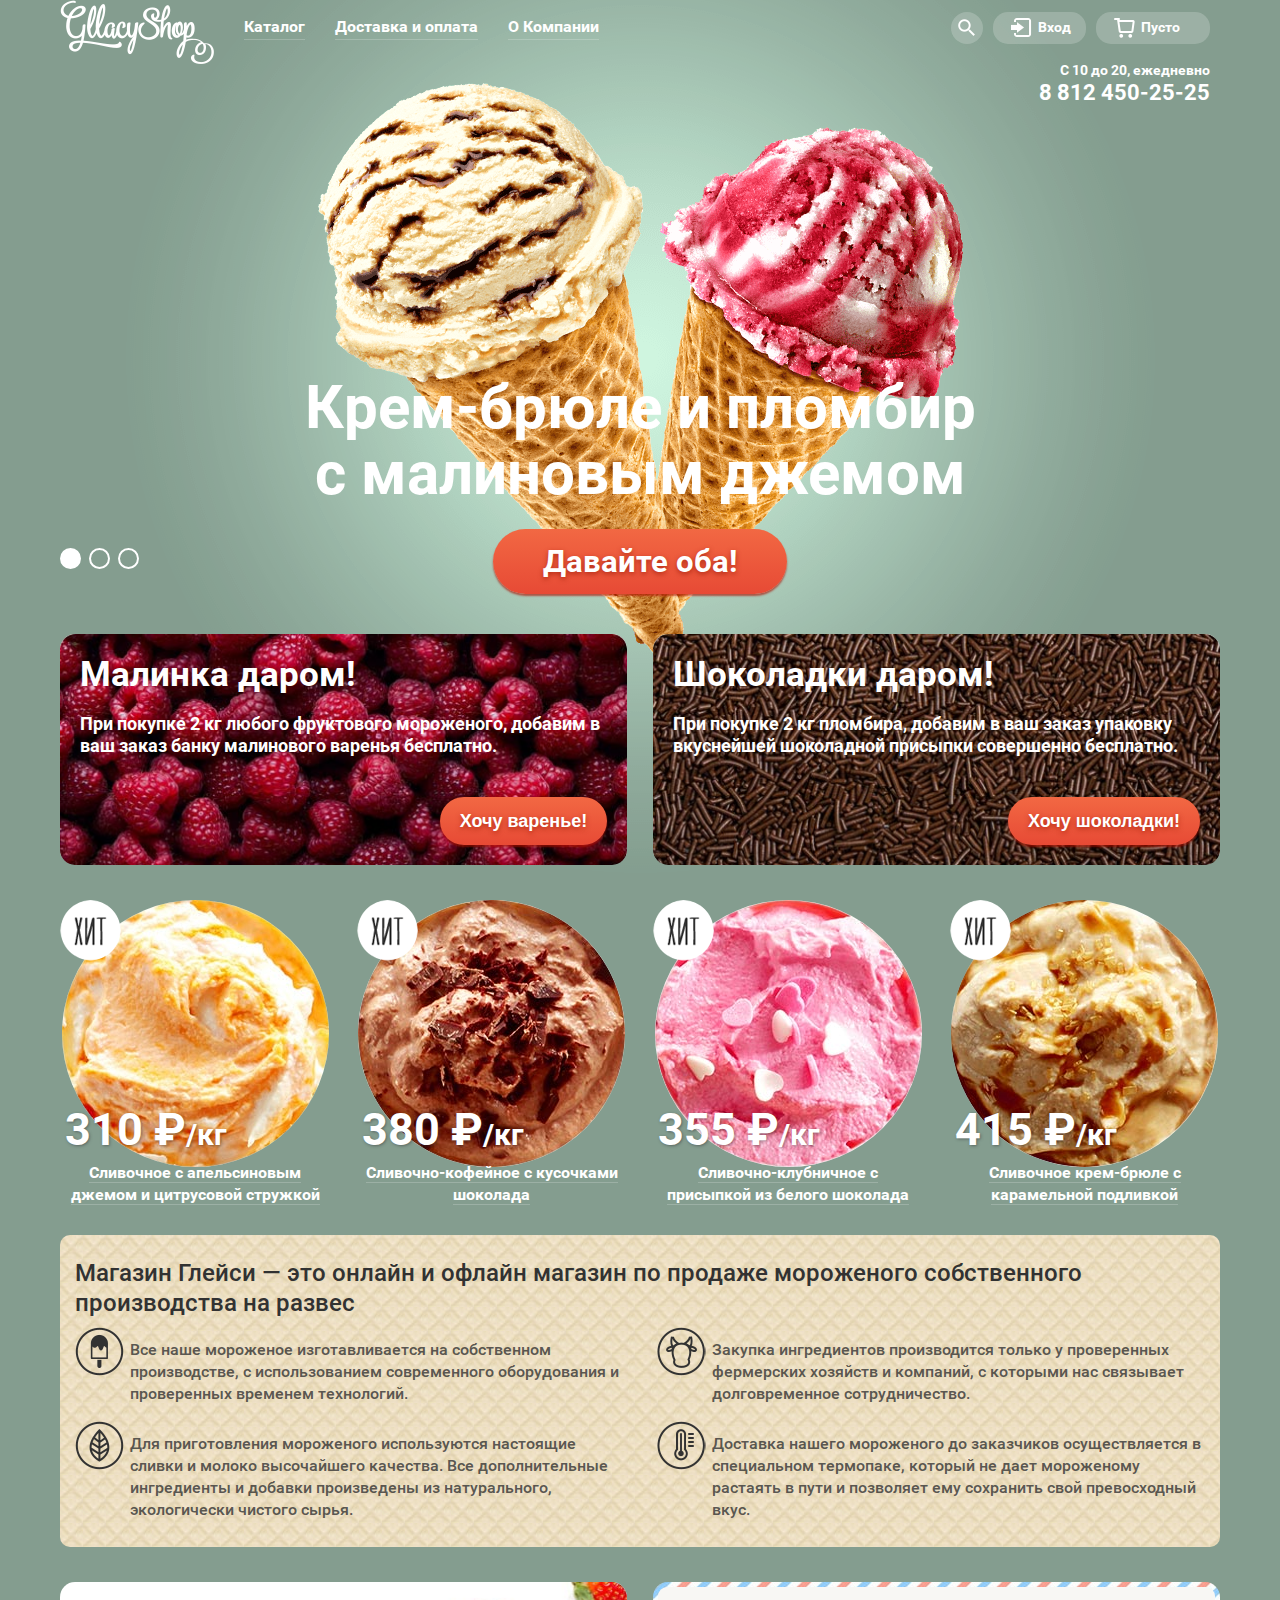
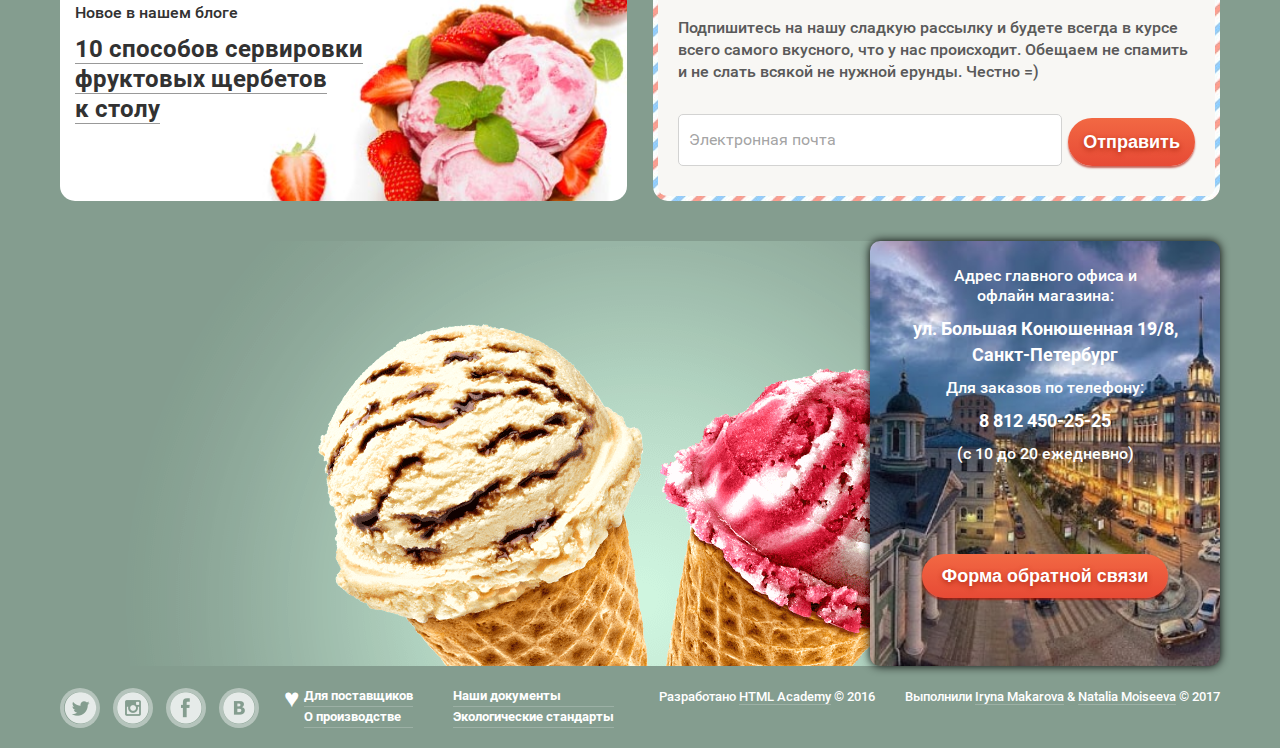
<file: index.html>
<!DOCTYPE HTML>
<html lang="ru">
 <head>
   <meta charset="utf-8">
   <meta name="viewport" content="width=device-width, initial-scale=1.0">
   <link rel="stylesheet" type="text/css" href="css/normalize.css">
   <link rel="stylesheet" type="text/css" href="css/style.css">
   <title>Gllacy</title>

 </head>
 <body>
   <input type="radio" id="btn-1" name="toggle" checked>
   <input type="radio" id="btn-2" name="toggle">
   <input type="radio" id="btn-3" name="toggle">
   <div class="site-wrapper">
     <div class="content-wrapper">
       <header class="main-header">
         <div class="header-top">
           <div class="logo_header">
              <a href="index.html"> <img src="img/logo.png" alt="главная"></a>
           </div>
           <a class="mobi-hover" href="javascript:void(0);" onclick="myFunction()">
             <div class="icon"><span></span></div>
            </a>
           <div class="hidden-menu">
             <ul class="drop-menu">
               <li class="media-li">
                 <a class="menu-link" href="javascript:void(0);">Меню каталога</a>
                 <ul class="media-sub-menu">
                   <li><a href="shop.html">Каталог</a></li>
                   <li><a href="#">Новинки</a></li>
                   <li><a href="#">Сливочное</a></li>
                   <li><a href="#">Щербеты</a></li>
                   <li><a href="#">Фруктовый лед</a></li>
                   <li><a href="#">Мелорин</a></li>
                 </ul>
               </li>
               <li class="media-li">
                 <a href="#">Доставка и оплата</a>
               </li>
               <li class="media-li">
                 <a href="#">О компании</a>
               </li>
             </ul>
           </div>
           <nav class="main-menu">
             <ul>
               <li class="opened"><a href="shop.html" tabindex="1">Каталог</a>
                 <ul class="sub-menu">
                   <li><a href="#"><span>Новинки</span></a></li>
                   <li><a href="#">Сливочное</a></li>
                   <li><a href="#">Щербеты</a></li>
                   <li><a href="#">Фруктовый лед</a></li>
                   <li><a href="#">Мелорин</a></li>
                 </ul>
               </li>
               <li><a href="#">Доставка и оплата</a></li>
               <li><a href="#">О Компании	</a></li>
             </ul>
           </nav>
           <div class="user-block">
             <a class="search" href=""><img src="img/icon-search.png" alt="search"></a>
             <div class="enter">
               <a class="login" href="#">Вход</a>
             </div>
             <div class="cart-full">
               <a class="login" href="#">2 товара</a>
               </div>
             <div class="cart">
               <a class="login" href="#">Пусто</a>
             </div>
           </div>
         </div>
         <div class="header-bottom">
             <p>С 10 до 20, ежедневно</p>
             <span>8 812 450-25-25</span>
         </div>
       </header>
       <div class="slider">
         <div class="slide" id="slide1">
           <div class="slide-title">Крем-брюле и пломбир с малиновым джемом</div>
           <a class="btn" href="#">Давайте оба!</a>
         </div>
         <div class="slide" id="slide2">
           <div class="slide-title">Шоколадный пломбир и лимонный сорбет</div>
           <a class="btn" href="#">Давайте оба!</a>
         </div>
         <div class="slide" id="slide3">
           <div class="slide-title">Пломбир с помадкой и клубничный щербет</div>
           <a class="btn" href="#">Давайте оба!</a>
         </div>
         <div class="slider-controls">
           <label for="btn-1"></label>
           <label for="btn-2"></label>
           <label for="btn-3"></label>
         </div>
       </div>
       <main>
         <div class="banner">
           <div class="banner-left">
             <h2>Малинка даром!</h2>
             <p>При покупке 2 кг любого фруктового мороженого, добавим в ваш заказ банку малинового варенья бесплатно.</p>
             <button type="button" class="btn">Хочу варенье!</button>
           </div>
           <div class="banner-right">
             <h2>Шоколадки даром!</h2>
             <p>При покупке 2 кг пломбира, добавим в ваш заказ упаковку вкуснейшей шоколадной присыпки совершенно бесплатно.</p>
             <button type="button" class="btn">Хочу шоколадки!</button>
           </div>
         </div>
         <section class="catalog-list">
           <article class="catalog-item">
            <div class="content">
               <img class="hit" src="img/icon-hit.png" alt="хит">
               <img src="img/ice-orange.jpg" alt="мороженко">
               <div class="price">
                 310 &#8381;<span>/кг</span> </div>
               <p><a href="">Сливочное с апельсиновым джемом и цитрусовой стружкой</a></p>
           </div>
             <a href="#" class="btn">Быстрый просмотр</a>
           </article>
           <article class="catalog-item">
             <div class="content">
               <img class="hit" src="img/icon-hit.png" alt="хит">
               <img src="img/ice-coffee.jpg" alt="мороженко">
               <div class="price">
                 380 &#8381;<span>/кг</span> </div>
               <p><a href="">Сливочно-кофейное с кусочками шоколада</a></p>
             </div>
             <a href="#" class="btn">Быстрый просмотр</a>
           </article>
           <article class="catalog-item">
             <div class="content">
               <img class="hit" src="img/icon-hit.png" alt="хит">
               <img src="img/ice-strawberry.jpg" alt="мороженко">
               <div class="price">
                 355 &#8381;<span>/кг</span> </div>
               <p><a href="">Сливочно-клубничное с<br> присыпкой из белого шоколада</a></p>
             </div>
             <a href="#" class="btn">Быстрый просмотр</a>
           </article>
           <article class="catalog-item">
             <div class="content">
               <img class="hit" src="img/icon-hit.png" alt="хит">
               <img src="img/ice-caramel.jpg" alt="мороженко">
               <div class="price">
                 415 &#8381;<span>/кг</span> </div>
               <p><a href="">Сливочное крем-брюле с карамельной подливкой</a></p>
             </div>
             <a href="#" class="btn">Быстрый просмотр</a>
           </article>
         </section>
         <div class="features">
           <h2>Магазин Глейси  — это онлайн и офлайн магазин по продаже мороженого собственного производства на развес</h2>
           <div class="features-desc">
             <section class="features-item">
               <p>Все наше мороженое изготавливается на собственном производстве, с использованием современного оборудования и проверенных временем технологий.</p>
             </section>
             <section class="features-item">
               <p>Закупка ингредиентов  производится только у проверенных фермерских хозяйств и компаний, с которыми нас связывает долговременное сотрудничество.</p>
             </section>
             <section class="features-item">
               <p>Для приготовления мороженого используются настоящие сливки и молоко высочайшего качества. Все дополнительные ингредиенты и добавки произведены из натурального, экологически чистого сырья.</p>
             </section>
             <section class="features-item">
               <p>Доставка нашего мороженого до заказчиков осуществляется в специальном термопаке, который не дает мороженому растаять в пути и позволяет ему сохранить свой превосходный вкус.</p>
             </section>
           </div>
         </div>
         <div class="two-blocks">
           <div class="two-blocks-left">
             <p>Новое в нашем блоге</p>
             <a href="#">10  способов сервировки <br> фруктовых щербетов<br> к столу</a>
           </div>
           <div class="two-blocks-right">
             <div class="substrate">
               <p>Подпишитесь на нашу сладкую рассылку и будете всегда в курсе всего самого вкусного, что у нас происходит. Обещаем не спамить и не слать всякой не нужной ерунды. Честно =) </p>
                 <form class="post-form" action="#" method="post">
                   <input type="email" name="email" placeholder="Электронная почта">
                   <button type="submit" class="btn">Отправить</button>
                 </form>
             </div>
           </div>
         </div>
        </main>
     </div>
     <div class="map">
      <div class="map-inner" id="makemap_canvas"></div>
      <div class="address">
         <p>Адрес главного офиса и <br>офлайн магазина:</p>
         <b>ул. Большая Конюшенная 19/8, Санкт-Петербург</b>
         <p>Для заказов по телефону:</p>
         <b>8 812 450-25-25</b>
         <p>(с 10 до 20 ежедневно)</p>
         <button type="button" class="btn" id="modal_open">Форма обратной связи</button>
      </div>
     </div>
   <footer class="main-footer">
     <div class="content-wrapper">
       <div class="footer-social">
         <a href="#" class="social-btn social-btn-tw">Твиттер</a>
         <a href="#" class="social-btn social-btn-inst">Инстаграмм</a>
         <a href="#" class="social-btn social-btn-fb">Фэйсбук</a>
         <a href="#" class="social-btn social-btn-vk">Вконтакте</a>
       </div>
       <div class="footer-menu">
         <div class="menu-left">
           <a href="">Для поставщиков</a>
           <a href="">О производстве</a>
         </div>
         <div class="menu-right">
           <a href="">Наши документы</a>
           <a href="">Экологические стандарты</a>
         </div>
       </div>
       <div class="footer-copyright">
         <section class="academy">
           <!-- <img src="img/footer-logo.png" alt=""> -->
           <p>Разработано  <a href="https://htmlacademy.ru">HTML Academy</a> © 2016</p>
         </section>
         <section>
         <p>Выполнили <a href="https://iriyamak.github.io/">Iryna Makarova</a> & <a href="https://natalymois.github.io">Natalia Moiseeva</a> © 2017</p>
         </section>
       </div>
     </div>
   </footer>

     <!-- Всплывающие модальные окна -->
    <div class="content-wrapper modal-wrapper">
      <div class="popup-user">
         <div class="modal-user">
           <form class="login-form" action="#" method="post">
             <input type="email" name="email" placeholder="Электронная почта">
             <input type="password" name="password" placeholder="Пароль">
             <button type="submit" class="btn">Войти</button>
             <div class="restore">
               <a href="#">Забыли пароль?</a><br>
               <a href="#">Новая регистрация</a>
             </div>
           </form>
         </div>
      </div>
      <div class="popup-search">
       <div class="modal-search">
         <form class="search-form" action="#" method="post">
           <input type="search" name="search" placeholder="Что ищем?">
         </form>
       </div>
     </div>
     <div class="popup-cart">
       <div class="mini-cart-info">
         <div class="content">
          <div class="item-cart" id="item1">
           	 <button class="cart-close" type="button">&times;</button>
           	 <a class="description item1" href="" title="">Пломбир с апельсиновым джемом</a>
           	 <div class="mp">
           	   <span>1,5 кг x</span>
           	   <span class="price-item">200 руб.</span>
           	 </div>
           	 <div class="item-sum">300 руб.</div>
          </div>
          <div class="item-cart" id="item2">
           	 <button class="cart-close" type="button">&times;</button>
             <a class="description  item2" href="" title="">Клубничный пломбир с присыпкой из белого шоколада</a>
           	 <div class="mp">
           	   <span>1,5 кг x</span>
           	   <span class="price-item">300 руб.</span>
           	 </div>
           	 <div class="item-sum">450 <span>руб.</span></div>
          </div>
        </div>
        <div class="total-sum">
       	   Итого:&nbsp;<span id="total">750 руб.</span>
        </div>
        <div class="button"><a href="" class="btn">Оформить заказ</a></div>

       </div>
      </div>

      <div class="modal-overlay" id="modal_window"
           aria-hidden="true" role="dialog"
           aria-labelledby="modal_title">
        <div class="feedback" id="modal_holder" role="document">
          <button class="btn-close" id="modal_close" type="button" aria-label="close">
            &times;
          </button>
          <h2 id="modal_title">Мы обязательно вам ответим!</h2>
          <form class="feedback-form" action="#" method="post">
            <input type="text" name="name" placeholder="Как вас зовут?">
            <input type="email" name="email" placeholder="Ваша почта для ответа?">
            <textarea name="text" rows="5" placeholder="Напишите что-нибудь..."></textarea>
            <button type="button" class="btn">Отправить</button>
          </form>
        </div>
      </div>

   </div>
 </div>
 <!-- Кнопка вверх -->
 <a class="upbutton" href="#" onclick="JumpUp(); return false;">
 </a>

<script src="js/jquery.js"></script>
<script src="js/modal.js"></script>
<script src="js/modalJs.js"></script>
<script src="js/drop-1.js"></script>
<script src="https://maps.google.com/maps/api/js?key=AIzaSyD9FoojBK6vIwyvKXVSP9LT4X1Lj7FkI7E"></script>
<script>
var latlng = new google.maps.LatLng("59.938968", "30.323096");
var myOptions = {
zoom: 19,
center: latlng,
navigationControlOptions: {
style: google.maps.NavigationControlStyle.SMALL
},
mapTypeId: google.maps.MapTypeId.ROADMAP
};
var map = new google.maps.Map(document.getElementById("makemap_canvas"),myOptions);
map.scrollwheel=true;
map.setOptions({ mapTypeControl:true});
var marker = new google.maps.Marker({
 position: {lat: 59.938968, lng: 30.323096},
 map: map,
 title: 'Gllacy.ru',
 icon: {
   url: "img/pin-icecream.png",
   scaledSize: new google.maps.Size(100, 100)
 }
});
//var marker = new google.maps.Marker({position: latlng,map: map});
</script>
<!--Скрипт для прокрутки вверх -->
<script src="js/scrollUp.js"></script>
</body>
</html>
</file>
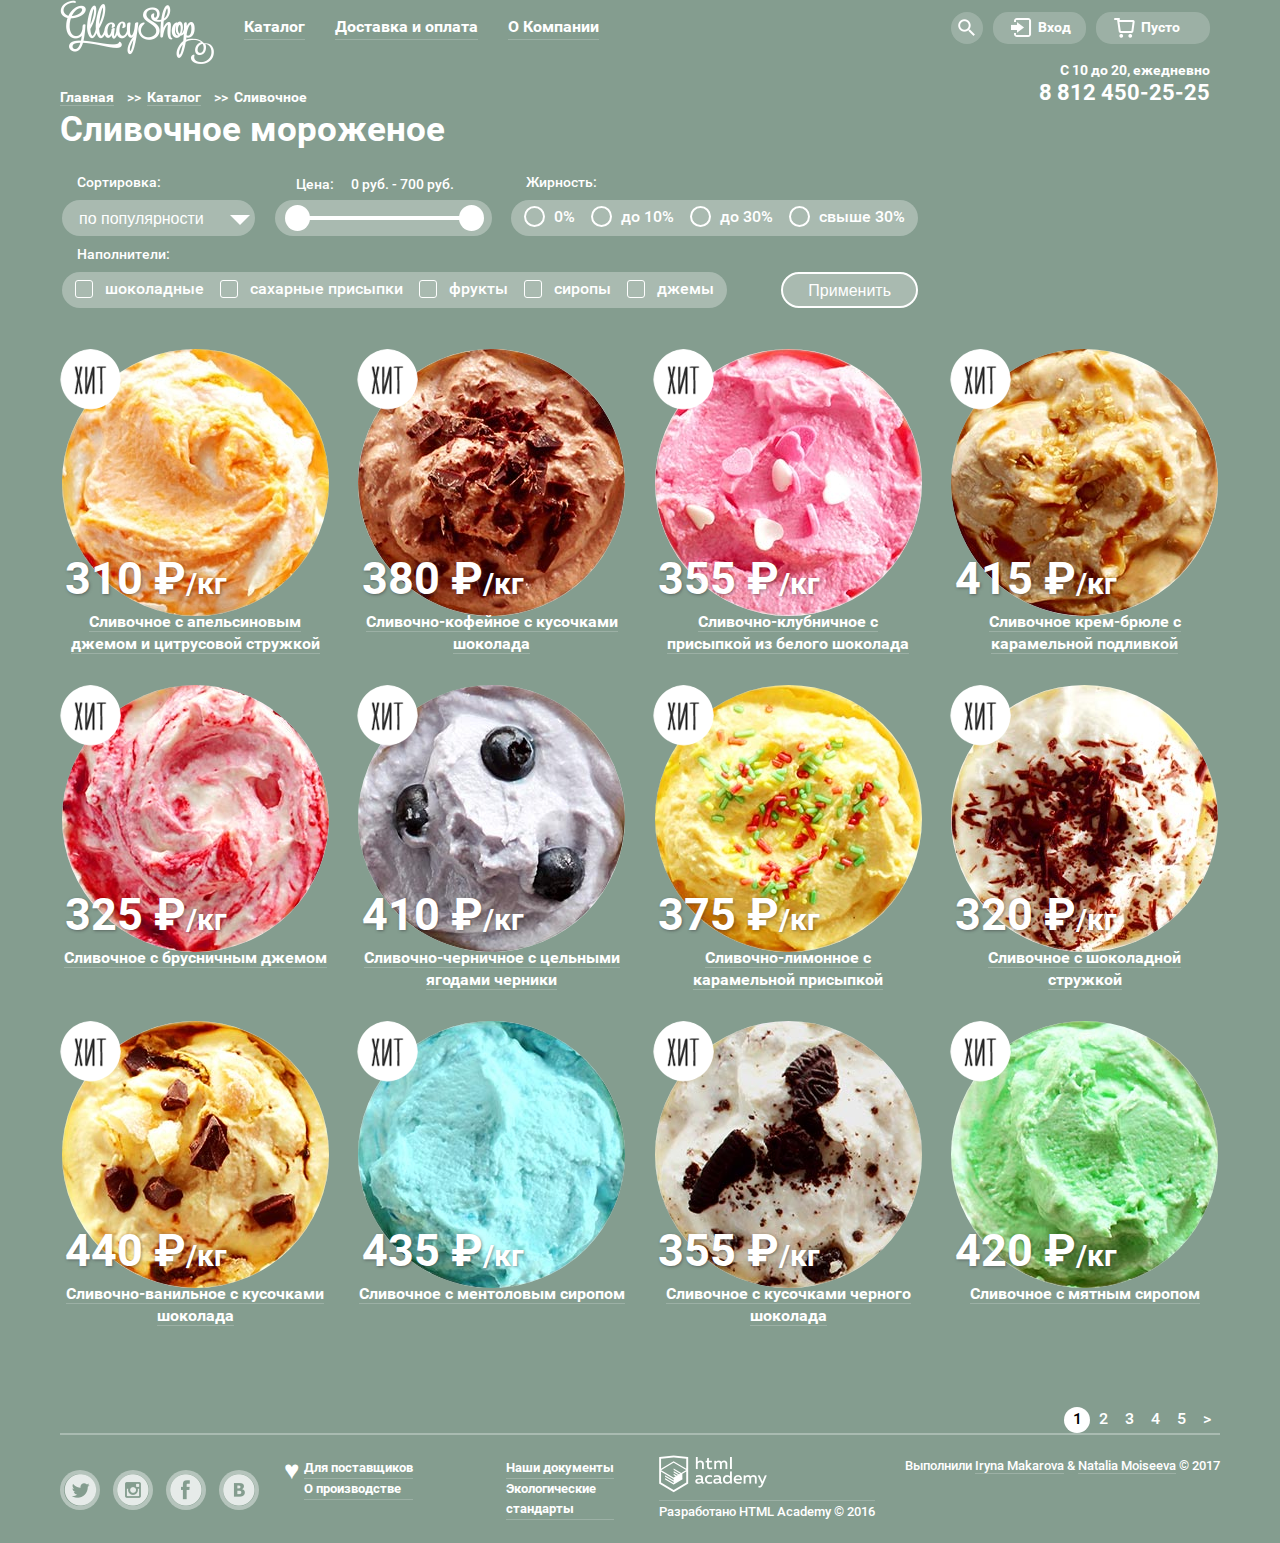
<file: shop.html>
<!DOCTYPE html>
<html lang="ru">
<head>
  <meta charset="UTF-8">
  <meta name="viewport" content="width=device-width, initial-scale=1.0">
  <meta http-equiv="X-UA-Compatible" content="ie=edge">
  <link rel="stylesheet" href="css/style.css">
  <title>Gllacy-Shop</title>
  <script src="js/jquery.js"></script>
  <script src="js/modal.js"></script>
  <script src='js/jquery-1.6.1.min.js'></script>
  <script src='js/jquery.ui-slider.js'></script>
</head>
<body>
  <div class="content-wrapper">
    <header class="main-header page">
      <div class="header-top">
        <div class="logo_header">
           <a href="index.html"> <img src="img/logo.png" alt="главная"></a>
        </div>
        <a class="mobi-hover" href="javascript:void(0);" onclick="myFunction()">
          <div class="icon"><span></span></div>
        </a>
        <div class="hidden-menu">
          <ul class="drop-menu">
            <li class="media-li">
              <a class="menu-link" href="javascript:void(0);">Меню каталога</a>
              <ul class="media-sub-menu">
                <li><a href="shop.html">Каталог</a></li>
                <li><a href="#">Новинки</a></li>
                <li><a href="#">Сливочное</a></li>
                <li><a href="#">Щербеты</a></li>
                <li><a href="#">Фруктовый лед</a></li>
                <li><a href="#">Мелорин</a></li>
              </ul>
            </li>
            <li class="media-li">
              <a href="#">Доставка и оплата</a>
            </li>
            <li class="media-li">
              <a href="#">О компании</a>
            </li>
          </ul>
        </div>
        <nav class="main-menu">
          <ul>
            <li class="opened"><a href="shop.html" tabindex="1">Каталог</a>
              <ul class="sub-menu">
                <li><a href="#"><span>Новинки</span></a></li>
                <li><a href="#">Сливочное</a></li>
                <li><a href="#">Щербеты</a></li>
                <li><a href="#">Фруктовый лед</a></li>
                <li><a href="#">Мелорин</a></li>
              </ul>
            </li>
            <li><a href="#">Доставка и оплата</a></li>
            <li><a href="#">О Компании	</a></li>
          </ul>
        </nav>
        <div class="user-block">
          <div>
          <a class="search" href=""><img src="img/icon-search.png" alt="search"></a>
          </div>
          <div class="enter">
            <a class="login" href="#">Вход</a>
          </div>
          <div class="cart-full">
            <a class="login" href="#">2 товара</a>
            </div>
          <div class="cart">
            <a class="login" href="#">Пусто</a>
          </div>
        </div>

      </div>
      <div class="header-bottom">
          <p>С 10 до 20, ежедневно</p>
          <span>8 812 450-25-25</span>
      </div>
    </header>
    <div class="block-inner">
      <ul class="breadcrumbs">
        <li><a href="index.html">Главная</a></li>
        <li><a href="#">Каталог</a></li>
        <li>Сливочное</li>
      </ul>
      <h1>Сливочное мороженое</h1>
      <div class="sort">
        <form class="sort-form" action="#" method="post">
          <fieldset>
            <legend>Сортировка:</legend>
            <div class="new-style">
              <select class="select-sort" name="sort" id="sort">
                <option value="1">по популярности</option>
                <option value="2">сначала недорогие</option>
                <option value="3">сначала дорогие</option>
                <option value="4">по жирности</option>
              </select>
            </div>
          </fieldset>
          <fieldset>
            <div class="slider-box">
            <label for="priceRange">Цена:</label>
            <input type="text" id="priceRange" readonly>
            <div class="select">
              <div id="price-range" class="slider-range"></div>
            </div>
          </div>
          </fieldset>
          <fieldset>
            <legend>Жирность:</legend>
            <div class="select">
            <ul>
              <li>
                <label class="filters-checkbox">
                  <input type="radio" name="goods" value="goods1">
                  <span class="radio-indicator"></span>
                  0%
                </label>
              </li>
              <li>
                <label class="filters-checkbox">
                  <input type="radio" name="goods" value="goods2">
                  <span class="radio-indicator"></span>
                  до 10%
                </label>
              </li>
              <li>
                <label class="filters-checkbox">
                  <input type="radio" name="goods" value="goods3">
                  <span class="radio-indicator"></span>
                  до 30%
                </label>
              </li>
              <li>
                <label class="filters-checkbox">
                  <input type="radio" name="goods" value="goods4">
                  <span class="radio-indicator"></span>
                  свыше 30%
                </label>
              </li>
            </ul>
          </div>
          </fieldset>
          <fieldset>
            <legend>Наполнители:</legend>
            <div class="select">
            <ul>
            <li><label class="filters-checkbox">
                  <input type="checkbox" name="feature" id="feature1">
                  <span class="checkbox-indicator"></span>
                  шоколадные
                </label>
            </li>
            <li><label class="filters-checkbox">
                  <input type="checkbox" name="feature" id="feature2">
                  <span class="checkbox-indicator"></span>
                  сахарные присыпки
                </label>
              </li>
            <li><label class="filters-checkbox">
                  <input type="checkbox" name="feature" id="feature3">
                  <span class="checkbox-indicator"></span>
                  фрукты
                </label>
              </li>
            <li><label class="filters-checkbox">
                  <input type="checkbox" name="feature" id="feature4">
                  <span class="checkbox-indicator"></span>
                  сиропы
                </label>
              </li>
            <li><label class="filters-checkbox">
                  <input type="checkbox" name="feature" id="feature5">
                  <span class="checkbox-indicator"></span>
                  джемы
                </label>
              </li>
            </ul>
          </div>
          </fieldset>
          <fieldset>
          <button type="submit" class="btn-select">Применить</button>
        </fieldset>
        </form>
      </div>
        <section class="catalog-list">
          <article class="catalog-item">
            <div class="content">
             <img class="hit" src="img/icon-hit.png" alt="хит">
             <img src="img/ice-orange.jpg" alt="мороженко">
             <div class="price">
               310 &#8381;<span>/кг</span>
             </div>
             <p><a href="">Сливочное с апельсиновым джемом и цитрусовой стружкой</a></p>
           </div>
            <a href="" class="btn">Быстрый просмотр</a>
          </article>
          <article class="catalog-item">
             <div class="content">
            <img class="hit" src="img/icon-hit.png" alt="хит">
            <img src="img/ice-coffee.jpg" alt="мороженко">
            <div class="price">
              380 &#8381;<span>/кг</span>
            </div>
            <p><a href="">Сливочно-кофейное с кусочками шоколада</a></p>
            </div>
            <a href="" class="btn">Быстрый просмотр</a>
          </article>
          <article class="catalog-item">
             <div class="content">
            <img class="hit" src="img/icon-hit.png" alt="хит">
            <img src="img/ice-strawberry.jpg" alt="мороженко">
            <div class="price">
              355 &#8381;<span>/кг</span>
            </div>
            <p><a href="">Сливочно-клубничное с<br> присыпкой из белого шоколада</a></p>
            </div>
            <a href="" class="btn">Быстрый просмотр</a>
          </article>
          <article class="catalog-item">
             <div class="content">
            <img class="hit" src="img/icon-hit.png" alt="хит">
            <img src="img/ice-caramel.jpg" alt="мороженко">
            <div class="price">
              415 &#8381;<span>/кг</span>
            </div>
            <p><a href="">Сливочное крем-брюле с карамельной подливкой</a></p>
            </div>
            <a href="" class="btn">Быстрый просмотр</a>
          </article>
          <article class="catalog-item">
             <div class="content">
            <img class="hit" src="img/icon-hit.png" alt="хит">
            <img src="img/ice-jam.jpg" alt="мороженко">
            <div class="price">
              325 &#8381;<span>/кг</span>
            </div>
            <p><a href="">Сливочное с брусничным джемом</a></p>
            </div>
            <a href="" class="btn">Быстрый просмотр</a>
          </article>
          <article class="catalog-item">
             <div class="content">
            <img class="hit" src="img/icon-hit.png" alt="хит">
            <img src="img/ice-blackberry.jpg" alt="мороженко">
            <div class="price">
              410 &#8381;<span>/кг</span>
            </div>
              <p><a href="">Сливочно-черничное с цельными ягодами черники</a></p>
              </div>
              <a href="" class="btn">Быстрый просмотр</a>
          </article>
          <article class="catalog-item">
             <div class="content">
                <img class="hit" src="img/icon-hit.png" alt="хит">
                <img src="img/ice-lemon.jpg" alt="мороженко">
                <div class="price">
                  375 &#8381;<span>/кг</span>
                </div>
                <p><a href="">Сливочно-лимонное с карамельной присыпкой</a></p>
              </div>
              <a href="" class="btn">Быстрый просмотр</a>
          </article>
          <article class="catalog-item">
             <div class="content">
            <img class="hit" src="img/icon-hit.png" alt="хит">
            <img src="img/ice-choko.jpg" alt="мороженко">
            <div class="price">
              320 &#8381;<span>/кг</span>
            </div>
               <p><a href="">Сливочное с шоколадной стружкой</a></p>
              </div>
              <a href="" class="btn">Быстрый просмотр</a>
          </article>
          <article class="catalog-item">
             <div class="content">
            <img class="hit" src="img/icon-hit.png" alt="хит">
            <img src="img/ice-vanilla.jpg" alt="мороженко">
            <div class="price">
              440 &#8381;<span>/кг</span>
            </div>
               <p><a href="">Сливочно-ванильное с кусочками шоколада</a></p>
              </div>
              <a href="" class="btn">Быстрый просмотр</a>
          </article>
          <article class="catalog-item">
             <div class="content">
            <img class="hit" src="img/icon-hit.png" alt="хит">
            <img src="img/ice-mentol.jpg" alt="мороженко">
            <div class="price">
              435 &#8381;<span>/кг</span>
            </div>
               <p><a href="">Сливочноe с ментоловым сиропом</a></p>
              </div>
              <a href="" class="btn">Быстрый просмотр</a>
          </article>
          <article class="catalog-item">
             <div class="content">
            <img class="hit" src="img/icon-hit.png" alt="хит">
            <img src="img/ice-blackchoko.jpg" alt="мороженко">
            <div class="price">
              355 &#8381;<span>/кг</span>
            </div>
               <p><a href="">Сливочное с кусочками черного шоколада</a></p>
              </div>
              <a href="" class="btn">Быстрый просмотр</a>
          </article>
          <article class="catalog-item">
             <div class="content">
            <img class="hit" src="img/icon-hit.png" alt="хит">
            <img src="img/ice-mint.jpg" alt="мороженко">
            <div class="price">
              420 &#8381;<span>/кг</span>
            </div>
               <p><a href="">Сливочное с мятным сиропом</a></p>
              </div>
              <a href="" class="btn">Быстрый просмотр</a>
          </article>
        </section>
        <div class="paginator">
          <a class="a-page disabled" href="#"></a>
          <a class="a-page current" href="#">1</a>
          <a class="a-page" href="#">2</a>
          <a class="a-page" href="#">3</a>
          <a class="a-page" href="#">4</a>
          <a class="a-page" href="#">5</a>
          <a class="a-page" href="#">></a>
        </div>
    </div>
    <footer class="main-footer">
      <div class="content-wrapper">
        <div class="footer-social">
          <a href="#" class="social-btn social-btn-tw">Твиттер</a>
          <a href="#" class="social-btn social-btn-inst">Инстаграмм</a>
          <a href="#" class="social-btn social-btn-fb">Фэйсбук</a>
          <a href="#" class="social-btn social-btn-vk">Вконтакте</a>
        </div>
        <div class="footer-menu">
          <div class="menu-left">
            <a href="">Для поставщиков</a>
            <a href="">О производстве</a>
          </div>
          <div class="menu-right">
            <a href="">Наши документы</a>
            <a href="">Экологические <br> стандарты</a>
          </div>
        </div>
        <div class="footer-copyright">
          <section class="academy">
            <a href="https://htmlacademy.ru"><img src="img/footer-logo.png" alt=""></a>
            <p>Разработано HTML Academy © 2016</p>
          </section>
          <section>
          <p>Выполнили <a href="https://iriyamak.github.io/">Iryna Makarova</a> & <a href="https://natalymois.github.io">Natalia Moiseeva</a> © 2017</p>
          </section>
        </div>
      </div>
    </footer>

       <!-- Всплывающие модальные окна -->
      <div class="content-wrapper">
        <div class="popup-user">
           <div class="modal-user">
             <form class="login-form" action="#" method="post">
               <input type="email" name="email" placeholder="Электронная почта">
               <input type="password" name="password" placeholder="Пароль">
               <button type="submit" class="btn">Войти</button>
               <div class="restore">
                 <a href="#">Забыли пароль?</a><br>
                 <a href="#">Новая регистрация</a>
               </div>
             </form>
           </div>
        </div>
        <div class="popup-search">
         <div class="modal-search">
           <form class="search-form" action="#" method="post">
             <input type="search" name="search" placeholder="Что ищем?">
           </form>
         </div>
       </div>
       <div class="popup-cart">
         <div class="mini-cart-info">
           <div class="content">
            <div class="item-cart" id="item1">
             	 <button class="cart-close" type="button">&times;</button>
             	 <a class="description item1" href="" title="">Пломбир с апельсиновым джемом</a>
             	 <div class="mp">
             	   <span>1,5 кг x</span>
             	   <span class="price-item">200 руб.</span>
             	 </div>
             	 <div class="item-sum">300 руб.</div>
            </div>
            <div class="item-cart" id="item2">
             	 <button class="cart-close" type="button">&times;</button>
               <a class="description  item2" href="" title="">Клубничный пломбир с присыпкой из белого шоколада</a>
             	 <div class="mp">
             	   <span>1,5 кг x</span>
             	   <span class="price-item">300 руб.</span>
             	 </div>
             	 <div class="item-sum">450 <span>руб.</span></div>
            </div>
          </div>
          <div class="total-sum">
         	   Итого:&nbsp;<span id="total">750 руб.</span>
          </div>
          <div class="button"><a href="" class="btn">Оформить заказ</a></div>

        </div>
      </div>
    </div>
  </div>
  <script src="js/modalJs.js"></script>
  <script src="js/index.js"></script>
  <script src="js/drop-1.js"></script>
</body>
</html>
</file>
<file: css/style.css>
@font-face {
    font-family: "Roboto";
    src:
		url("../fonts/Roboto-Regular.ttf")  format("truetype");
		font-weight: normal;
}
@font-face {
    font-family: "Roboto";
    src:
		url("../fonts/Roboto-Medium.ttf") format("truetype");
    font-weight: 500;
}
@font-face {
    font-family: "Roboto";
    src:
    url("../fonts/Roboto-Bold.ttf") format("truetype");
    font-weight: bold;
}
@font-face {
    font-family: "Roboto";
    src:
		url("../fonts/Roboto-Light.ttf") format("truetype");
    font-weight:300;
}
/* --------------- базовые настройки ---------*/
html {
	min-height:100%; /* всегда показываем вертикальную полосу прокрутки  */
}
	body {
		margin: 0;
		padding: 0;
	  font-family: "Roboto", "Arial", sans-serif;
	  background-color: #849d8f;
		font-size: 14px;
		line-height: 24px;
    min-height:100%;
	}
	a, a:visited { /* порядок правил для ссылок имеет значение */
		text-decoration: none;
		color: #fff;
	}
	a:hover {
	}
	a:focus, a:active {
	}
	img{
		max-width:100%;
    object-fit: contain;
	}
	ul{
		padding: 0;
		margin: 0;
	}
	ul {
	  list-style:none;
	}
	h1{
		font-size: 40px;
	}
	h2 {
		font-size: 36px;
		line-height: 36px;
    color: #fff;
    margin:  0;
	}
	p{
		font-size: 16px;
		line-height: 22px;
		color: #fff;
	}
	b {
		font-size: 18px;
		line-height: 30px;
	}
  /*Убираем синюю внешнюю обводку  активной кнопки (браузерную по умолчанию)*/
  button:enabled {
    outline: none;
  }

 /*---Настройки фона и слайдера---*/

body > input[type="radio"] {
  display: none;
}
.site-wrapper {
  max-width: 2000px;
  margin: 0 auto;
  background-repeat: no-repeat;
  background-position: top center;
  transition: background-image 0.5s ease, background-color 0.5s ease;
}

/* Псевдоэлементы с изображениями нужны только для предзагрузки картинок, чтобы они уже были в кеше в момент переключения слайдов и сразу отображались */

.site-wrapper:before,
.site-wrapper:after {
  content: "";
  visibility: hidden;
}
.site-wrapper:before {
  background-image: url("../img/slider-img-2.png");
}
.site-wrapper:after {
  background-image: url("../img/slider-img-3.png");
}
.content-wrapper {
  max-width: 1160px;
  margin: 0 auto;
  padding: 0 20px;
}

.slider {
  position: relative;
  padding-top: 270px;
  text-align: center;
  color: #fff;
}
.slide {
  display: none;
}
.slide-title {
  width: 700px;
  margin: 0 auto;
  margin-bottom: 22px;
	line-height: 1.1;
  font-weight: 800;
  font-size: 60px;
}
.btn {
  font-weight: 600;
  vertical-align: top;
  color: #fff;
  text-decoration: none;
  text-shadow: 0 2px 5px rgba(160, 32, 11, 0.76);
  background: #f26843;
  background: linear-gradient(to bottom, #f26843 0%, #e74a35 100%);
  border: 0;
  box-shadow: 0 2px 2px rgba(172, 16, 0, 0.64);
}
.btn:hover {
  background: linear-gradient(to bottom, #f58669 0%, #ec6f5e 100%);
  box-shadow: 0 2px 2px rgba(172, 16, 0, 1);
}
.btn:active {
  background: linear-gradient(to bottom, #d84732 0%, #e1613e 100%);
  box-shadow: inset 0 2px 2px rgba(172, 16, 0, 1);
}

.slider .btn {
  display: inline-block;
  padding: 12px 50px;
  font-size: 31px;
  line-height: 41px;
  border-radius: 100px;
}
.slider-controls {
  position: absolute;
  bottom: 25px;
  left: 0;
  z-index: 20;
  font-size: 0;
}

.slider-controls label {
  display: inline-block;
  width: 17px;
  height: 17px;
  margin-right: 8px;
  margin-top: 5px;
  vertical-align: top;
  background-color: transparent;
  border: 2px solid #fff;
  border-radius: 50%;
  cursor: pointer;
}

#btn-1:checked ~ .site-wrapper #slide1,
#btn-2:checked ~ .site-wrapper #slide2,
#btn-3:checked ~ .site-wrapper #slide3 {
  display: block;
}

#btn-1:checked ~ .site-wrapper {
  background-color: #849d8f;
  background-image: url("../img/slider-img-1.png");
}
#btn-2:checked ~ .site-wrapper {
  background-color: #8996a6;
  background-image: url("../img/slider-img-2.png");
}
#btn-3:checked ~ .site-wrapper {
  background-color: #9d8b84;
  background-image: url("../img/slider-img-3.png");
}

#btn-1:checked ~ .site-wrapper label[for="btn-1"],
#btn-2:checked ~ .site-wrapper label[for="btn-2"],
#btn-3:checked ~ .site-wrapper label[for="btn-3"] {
  background-color: #fff;
}
/*---Конец настройки фона и слайдера---*/
/*--- header---*/
.main-header {
  font-weight: bold;
}
.main-header a {
  margin:  0;
  padding: 0;
}
.main-header * {
  display: flex;
}
  .header-top {
    flex-wrap: wrap;
    justify-content: space-between;
    position: relative;
  }
  .logo_header {
    display: block;
  }
  /*---медиа-меню---*/
  .hidden-menu {
    width: 5px;
    display: none;
    padding-left: 0;
    text-decoration: none;
    font-size: 16px;
    line-height: 24px;
    font-family: 'Roboto', 'Arial', sans-serif;
  }
  .mobi-hover {
    height: auto;
    width: 20px;
    align-items: center;
    color: #fff;
    line-height: 16px;
    position: relative;
    display: none;
    transition: color .5s linear;
    cursor: pointer;
  }
    .mobi-hover .icon {
      top: 10px;
      left: 0;
      position: absolute;
    }
    .mobi-hover .icon > span {
      display: inline-block;
      width: 20px;
      box-sizing: border-box;
      height: auto;
      border-bottom: 3px solid #fff;
      border-top: 3px solid #fff;
      position: relative;
      padding: 6px;
      margin-top: 40%;
      transition: all .5s ease;
      transition-delay: 0.1s;
    }
      .mobi-hover .icon > span::before {
        content: "";
        position: absolute;
        width: 20px;
        background: #fff;
        height: 3px;
        top: 35%;
        margin-left: -30%;
        transition: all .5s ease;
        transition-delay: 0.1s;
      }
  .hidden-menu .drop-menu {
    flex-wrap: wrap;
    width: 60%;
    position: absolute;
    font-weight: 400;
    top: 100%;
    left: 20%;
    margin: 0;
    padding: 0;
    list-style: none;
    transform: rotateX(90deg);
    transform-origin: left;
    opacity: 0;
    visibility: hidden;
    transition: all .5s ease;
    transition-delay: 0.1s;
    z-index: 3;
  }
  .drop-menu li {
    width: 100%;
    color: #fff;
    font-weight: bold;
    background: #849D8F;
    border-bottom: 1px solid #fff;
    box-shadow: 2px 2px 5px #fff;
    border-radius: 10px;
  }
  .main-header.page .drop-menu li {
    background: #6C8879;
  }
  .drop-menu li a {
    width: 100%;
    padding: 10px 20px;
  }
  .drop-menu li a {
    padding: 8px 30px;
  }
  .drop-menu .media-li:hover > a {
    display: block;
    font-size: 18px;
    background: #DCEBE2;
    color: #3F5046;
    border-radius: 10px;
    text-shadow: 1px 1px 3px #fff;
  }
  .drop-menu li.blue {
    background:#7B93AA
  }
  .drop-menu > li.blue:hover > a {
    color: #50667C;
    background: #EEF1F4;
    font-size: 18px;
  }
  .drop-menu > li.blue .media-sub-menu li {
    background: #B6C2CF;
  }
  .drop-menu > li.blue .media-sub-menu li:hover a {
    background: #E2E8ED;
    color: #50667C;
  }
  .drop-menu li.brown {
    background: #A78E85
  }
  .drop-menu li.brown:hover > a {
    color: #755E55;
    background: #F1EEED
  }
  .drop-menu > li.brown .media-sub-menu li {
    background: #C6B7B0;
  }
  .drop-menu > li.brown .media-sub-menu li:hover a {
    background: #DED5D1;
    color: #755E55;
  }
  /*выпадение меню при клике*/
  .mobi-hover.open .icon {
    top: 15px;
    left: 5px;
  }
  .mobi-hover.open .icon > span {
    border-bottom: none;
    margin-top: 30%;
    transform: rotate(45deg) translateX(-6px) translateY(13px);
  }
  .mobi-hover.open .icon > span::before {
    transform: rotate(90deg);
    top: -3px;
  }
  .mobi-hover.open + .hidden-menu>.drop-menu {
    transform: rotateX(0deg);
    opacity: 1;
    visibility: visible;
  }
  /*-- подменю мобильного меню --*/
  .hidden-menu li.media-li {
    display: flex;
    flex-direction: column;
  }
  .media-li a {
    box-sizing: border-box;
  }
  .media-sub-menu {
    display: flex;
    flex-direction: column;
    justify-content: space-between;
    width: 100%;
    height: 0;
    position: static;
    top: 100%;
    background: transparent;
    transform: rotateX(90deg);
    transform-origin: top;
    opacity: 0;
    visibility: hidden;
    transition: all .5s ease;
    transition-delay: 0.1s;
  }
  .media-sub-menu li {
    background: #AAC1B5;
    border-top: 2px solid #fff;
  }
  .media-sub-menu li:hover {
    background: #CCDBD2;
  }
  .media-sub-menu li:hover a {
    text-shadow: 0 1px 3px #3F5046;
  }
  .main-header.page .media-sub-menu li {
    background: #AAC1B5;
  }
  .main-header.page .media-sub-menu li:hover {
    background: #CCDBD2;
  }
  .menu-link.open + .media-sub-menu {
    height: auto;
    transform: rotateX(0deg);
    opacity: 1;
    visibility: visible;
  }
  .menu-link.open::after {
    display: block;
    content: "\25b2";
    position: absolute;
    top: 8px;
    right: 15%;
    font-size: 18px;
    color: #fff;
  }
  .media-li:hover .menu-link.open::after {
    color: #6C8879;
  }
  /*---/ конец мобильного меню---*/

  /*Навигация*/
    .main-menu {
      margin-top: 15px;
      margin-left: 15px;
      align-items: flex-start;
      flex-grow: 1;
    }
      .main-menu li{
        padding:0 15px;
      }
      .main-menu a{
        color: #fff;
        font-size: 16px;
        border-bottom: 1px solid rgba(255, 255, 255, 0.2);
      }
        .main-menu li:hover, .main-menu li:active{
          background: #fff;
          border-radius: 15px;
          height: 30px;
          color: #323232;
        }
        .main-menu li:hover a {
          color: #323232;
        }
          .main-menu li li a:hover, .main-menu li li a:active {
            background: inherit;
          }
     /*-----   Подменю    -----*/
    .main-menu .sub-menu {
        display: none;
      }
      .main-menu .opened {
        position: relative;
      }
        .sub-menu {
          position: absolute;
          display: block;
          left: 0;
          top: 31px;
          width: 140px;
          padding-bottom: 15px;
          background-color: #f8f7f4;
          border-radius: 10px;
          box-shadow: 0 30px 50px rgba(0, 0, 0, 0.5);
          z-index: 1;
        }
          .sub-menu li {
            padding-left: 15px;
          }
          .sub-menu a {
            font-size: 14px;
            font-weight: 500;
            padding: 5px 0;
            margin: 0;
            color: #323232;
            white-space: nowrap;
          }
          .sub-menu li:hover {
            background-color: #fbded8;
            border-radius: 0;
          }
          .sub-menu li:active {
            background-color: #f6b5a5;
            border-radius: 0;
          }
          .active {
            background-color: #f6b5a5;
            border-radius: 0;
          }
          .sub-menu span {
            font-weight: bold;
            border-bottom: 2px solid #d1d0ce;
          }
          .hidden-menu .sub-menu li:first-child {
            font-weight: bold;
            border-bottom: 2px solid #d1d0ce;
          }
          .main-menu .opened:hover .sub-menu,
          .main-menu .opened:active .sub-menu,
          .sub-menu:hover {
            display: block;
          }
      /*Конец подменю*/
      .user-block {
        margin-top: 12px;
        align-items: flex-start;
      }
      .user-block .search {
        display: block;
        height: 32px;
        width: 32px;
        background: rgba(255, 255, 255, 0.2);
        border-radius: 50%;
        margin-right: 10px;
      }
        .user-block .search img {
          padding: 7px;
        }
        .search-invert {
          filter: invert(100%);
        }
      .enter .login, .cart .login {
        position: relative;
        padding:3px 15px 5px 45px;
        display: inline-block;
        margin-right: 10px;
        background-color: rgba(255, 255, 255, 0.2);
        border-radius: 15px;
      }
      .cart-full {
        display: none;
      }
        .cart-full .login {
          position: relative;
          padding:3px 15px 5px 45px;
          display: inline-block;
          margin-right: 10px;
          background-color: rgba(255, 255, 255, 1);
          border-radius: 15px;
          color:  #323232;
        }
        .enter .login::before {
          content: "";
          position: absolute;
          background: transparent url(../img/icon-enter.png);
          width: 21px;
          height: 19px;
          left: 18px;
          top: 6px;
        }
        .enter .login:active {
          background-color: rgba(255, 255, 255, 1);
          color: #323232;
        }
        .enter .login:active::before {
          filter: invert(100%);
        }
        .enter-active {
          background-color: #fff;
          color: #323232;
        }
        .enter-active::before{
          filter: invert(100%);
        }
        .cart .login, .cart-full .login {
          padding-right: 30px;
        }
        .cart .login::before,
        .cart-full .login::before {
          content: "";
          position: absolute;
          width: 21px;
          height: 20px;
          left: 18px;
          top: 6px;
        }
        .cart .login::before {
          background: transparent url(../img/icon-cart.png);

        }
        .cart-full .login::before {
          background: transparent url(../img/icon-cart-full.png);
        }
  .header-bottom {
    flex-direction: column;
    align-items: flex-end;
    margin-top: -15px;
    padding-right: 10px;
    padding-top: 10px;
    color:  #fff;
  }
    .header-bottom  p {
      margin:  0;
      padding:  0;
      font-size: 14px;
    }
    .header-bottom span {
      font-size: 22px;
    }
     /*Конец хедера*/
             /*--- MAIN---*/
        /*--- banner 2 blocks---*/
    .banner {
      display: flex;
      justify-content: space-between;
      padding-top: 40px;
    }
      .banner h2{
        font-size: 35px;
        line-height: 41px;
        font-weight: bold;
      }
      .banner p {
        font-size: 18px;
        line-height: 22px;
        font-weight: bold;
        margin-bottom: 20px;
      }
      .banner-left, .banner-right {
        display: flex;
        flex-direction: column;
        justify-content: space-between;
        width: 48.9%;
        border-radius: 15px;
        padding: 20px;
        box-sizing: border-box;
      }
      .banner-left {
        background: #ca4360 url(../img/bg-berry.jpg) no-repeat;
        background-size: cover;
      }
      .banner-right {
        background: #805c4c url(../img/bg-choco.jpg) no-repeat;
        background-size: cover;
      }
      .banner .btn {
        align-self: flex-end;
        padding: 12px 20px;
        font-size: 18px;
        line-height: 24px;
        border-radius: 25px;
        margin-top: 20px;
      }

		      /*Каталог товаров*/
		.catalog-list {
			width: 100%;
			display: flex;
			justify-content: space-between;
			flex-wrap: wrap;
			margin-top: 35px;
		}
			.catalog-item {
				width: 23.3%;
        position: relative;
        display: flex;
        flex-direction: column;
        justify-content: space-between;
			}
        .catalog-item .content {
          display: flex;
          flex-direction: column;
        }
        .catalog-item:nth-child(n+5) {
            margin-top: -55px;
        }
        .catalog-item img{
          border-radius: 100%;
          margin: 0 auto;
        }
				.catalog-item .hit {
					position: absolute;
					top: 0;
					z-index: 2;
				}
        .catalog-item .price{
					display: inline-block;
          margin-top: -60px;
          margin-left: 0;
          padding-left: 5px;
					z-index: 2;
					font-size: 45px;
					line-height: 45px;
					font-weight: bold;
					color: #fff;
					text-shadow: 1px 1px 3px rgba(49, 50, 53, 0.5);
				}
					.catalog-item .price img {
						margin: 0;
						padding: 0;
						margin: 0 3px -3px 6px;

					}
					.catalog-item .price span {
						font-size: 30px;
						line-height: 45px;
						vertical-align: baseline;
					}
				.catalog-item p {
					font-weight: bold;
					text-align: center;
					margin-top: 5px;

				}
  				.catalog-item p a {
  					border-bottom: 1px solid rgba(255, 255, 255, 0.2);
  				}

          .catalog-item .btn {
            opacity: 0;
            display: block;
            padding: 12px 10px;
    				margin: 0 25px 20px;
            font-size: 18px;
            line-height: 24px;
            text-align: center;
            border-radius: 25px;
          }
        .catalog-item:hover {
          background: rgba(255, 255, 255, 0.3);
          border-radius: 5px;
          box-shadow: 0 20px 20px rgba(0, 0, 0, 0.3);
          z-index: 3;
        }
          .catalog-item:hover .btn {
            opacity: 1;
          }
          .catalog-item:hover .btn:hover {
            background: linear-gradient(to bottom, #f26843 0%, #e74a35 100%);
            box-shadow: 0 2px 2px rgba(172, 16, 0, 0.64);
          }
		/*Блок преимуществ*/
		.features {
			display: block;
			margin-top: -55px;
			background: #eee2cb url("../img/pattern-waffle.jpg");
			border-radius: 10px;
			padding: 23px 15px 12px;

		}
			.features h2 {
				color: #323232;
				font-size: 24px;
				font-weight: 500;
				line-height: 30px;
				margin-bottom: 7px;

			}
				.features-desc {
					display: flex;
					justify-content: space-between;
					flex-wrap: wrap;
				}
					.features-item {
						width: 48.5%;
					}
						.features-item p {
							position: relative;
							padding-left: 55px;
							display: inline-block;
							color: rgba(50,50,50,0.8);
							font-size: 16px;
							line-height: 22px;
							font-weight: 500;
							margin: 14px 0;
						}
						.features-item p::before {
							content: "";
							position: absolute;
							background: transparent url(../img/icon-cow.png);
							width: 49px;
							height: 49px;
							left: 0;
							top: -12px;
						}
							.features-item:nth-child(1) p::before {
								background: transparent url(../img/icon-icecream.png);
							}
							.features-item:nth-child(2) p::before {
								background: transparent url(../img/icon-cow.png);
							}
							.features-item:nth-child(3) p::before {
								background: transparent url(../img/icon-leaf.png);
							}
							.features-item:nth-child(4) p::before {
								background: transparent url(../img/icon-temperature.png);
							}
    /*Новости + рассылка*/
			.two-blocks {
				display: flex;
				justify-content: space-between;
				margin-top: 35px;
			}
        .two-blocks p {
          color: #000;
        }
				.two-blocks-left, .two-blocks-right {
					width: 48.9%;
					box-sizing: border-box;
					border-radius: 15px;
				}
        .two-blocks-left {
          background: #f8f7f4 url("../img/bg-icecream.jpg");
          background-size: cover;
          padding-top: 20px;
          padding-left: 15px;
        }
          .two-blocks-left p {
            margin: 0;
            padding-bottom: 10px;
            font-size: 16px;
            line-height: 22px;
            font-weight: 500;
            color: #323232;
          }
          .two-blocks-left a {
            font-size: 24px;
            line-height: 30px;
            font-weight: 600;
            color: #323232;
            text-decoration: none;
            border-bottom: 1px solid #999;
          }
        .two-blocks-right {

          background: #f8f7f4 url("../img/pattern-post.jpg");
        }
          .substrate {
            background: #f8f7f4;
            margin: 5px;
            border-radius: 9px;
            padding: 30px 20px;
          }
            .substrate p {
              margin: 0;
              font-size: 16px;
              line-height: 22px;
              font-weight: 500;
              color: #5a5a5a;
            }
            .substrate .post-form {
              margin-top: 35px;
              display: flex;
              justify-content: space-between;
            }
              .post-form input {
                flex-grow: 1;
                font-size: 16px;
                font-weight: 500;
                padding-left: 10px;
                border: 1px solid #d3d3d2;
                border-radius: 5px;
              }
              .post-form input:hover {
                border: 3px solid #c7c6c5;
              }
              .post-form input:focus {
                border: 3px solid #8fbdec;
                }
              .post-form .btn {
                padding: 12px 15px;
                font-size: 18px;
                line-height: 24px;
                text-align: center;
                border-radius: 25px;
                margin-left: 10px;
              }
    .map {
      display: flex;
      justify-content: space-between;
      flex-wrap: wrap;
      position: relative;
      width: 100%;
      margin: 40px auto 0;
      height: 425px;
      background: inherit;
    }
    .map-inner {
      width: 100%;
      height: 100%;
    }
      .map .address {
        display: block;
        position: absolute;
        top: 0;
        right: calc(50% - 580px);
        z-index: 1;
        width: 350px;
        height: 100%;
        font-size: 18px;
        line-height: 24px;
        color: #fff;
        text-align: center;
        background: #EEEBEA url('../img/bg1.jpg');
        background-size: cover;
        box-shadow: 0px 0px 10px #000;
        border-radius: 10px;
        padding: 25px;
        margin-top: 0;
        box-sizing: border-box;
      }
      .map .address p {
          margin: 0;
          color: #fff;
          font-weight: 500;
          line-height: 20px;
          margin-bottom: 10px
        }
      .map .address b {
        display: block;
        line-height: 26px;
        margin-bottom: 10px;
      }
        .address .btn {
          padding: 10px 20px;
          font-size: 18px;
          line-height: 24px;
          text-align: center;
          border-radius: 25px;
          margin: 80px auto 0;
        }
      /*footer*/
      .main-footer .content-wrapper{
        display: flex;
        justify-content: space-between;
        padding: 20px 0;
      }
        .footer-social {
          align-self: center;
        }
        .social-btn {
          margin-right: 10px;
          width: 32px;
          height: 32px;
          display: inline-block;
          font-size: 0;
          border: 4px solid rgba(255, 255, 255, 0.4);
          border-radius: 50%;
        }
        .social-btn:hover,
        .main-footer .btn:hover {
          filter: invert(100%);
        }
        .social-btn-tw {
          background: url(../img/tw.png) no-repeat center;
        }
        .social-btn-inst {
          background: url(../img/inst.png) no-repeat center;
        }
        .social-btn-fb {
          background: url(../img/fb.png) no-repeat center;
        }
        .social-btn-vk {
          background: url(../img/vk.png) no-repeat center;
        }
      .footer-menu {
        display: flex;
        justify-content: space-between;
        flex-wrap: wrap;
        width: 330px;
        align-self: center;
        position: relative;
      }
        .footer-menu * {
          display: flex;
          flex-direction: column;
        }
        .footer-menu a {
          color: #fff;
          font-size: 13px;
          line-height: 20px;
          font-weight: bold;
          margin-left: 20px;
          border-bottom: 1px solid rgba(255, 255, 255, 0.2);
        }
        .footer-menu .menu-left::before {
            content: "\2665";
            position: absolute;
            background: transparent;
            color: #fff;
            font-size: 26px;
            left: 0;
            top: 0;
        }
        .footer-copyright {
          display: flex;
          justify-content: space-between;
        }
        .footer-copyright section {
          margin-left: 30px;
          display: flex;
          flex-direction: column;
          justify-content: space-between;
        }
        .footer-copyright p {
          font-size: 13px;
          font-weight: 500;
          margin: 0;
        }
        .footer-copyright img {
          align-self: flex-start;
        }
        .footer-copyright a {
          border-bottom: 1px solid rgba(255, 255, 255, 0.2);
        }
        .footer-copyright .copy {
          font-size: 16px;
          font-weight: 500;
          color: #fff;
        }

    /*------Всплывающие модальные окна--------*/
.modal-wrapper {
  z-index: 5
}
      /*---Вход пользователя---*/
      .popup-user, .popup-search, .popup-cart {
        position: fixed;
        left: 0;
        top: 0;
        height: 100%;
        width: 100%;
        background-color: transparent;
        opacity: 0;
        visibility: hidden;
      }

      .is-visible {
        opacity: 1;
        visibility: visible;
        transition: opacity 1s;
        z-index: 5
      }
      .modal-user {
        position: absolute;
        right: 16%;
        top: 57px;
        width: 275px;
        padding: 20px;
        background-color: #f8f7f4;
        border-radius: 10px;
        box-shadow: 0 30px 50px rgba(0, 0, 0, 0.5);
        z-index: 2;
      }
      .login-form {
        display: flex;
        justify-content: space-between;
        flex-wrap: wrap;
      }
        input::placeholder,
        textarea::placeholder {
          font-family: "Roboto", sans-serif;
          color: rgba(153,153,153,0.9);
          font-weight: 400;
        }

        .login-form input[type="email"],
    		.login-form input[type="password"] {
    		  width: 99%;
    		  margin: 0;
    		  margin-bottom: 10px;
    		  padding: 10px;
    		  font-size: 14px;
    			font-weight: 700;
    		  line-height: 24px;
    		  font-family: "PT Sans Narrow", "Arial", sans-serif;
    		  color: #999;
    		  background-color: #fff;
    		  border: 2px solid #d1d0ce;
          border-radius: 10px;
    		  outline: none;
    		}
        .login-form input:hover {
          border: 3px solid #c7c6c5;
        }
        .login-form input:focus {
          border: 3px solid #8fbdec;
          }
        .login-form .btn {
          font-size: 18px;
          line-height: 24px;
          font-weight: bold;
          padding-left: 30px;
          padding-right: 30px;
          border-radius: 20px;
        }
        .login-form .restore a{
          color: #323232;
          font-size: 14px;
          line-height: 24px;
          font-weight: 500;
          border-bottom: 1px solid #d1d0ce;
        }

        /*---Форма поиска---*/
    .modal-search {
      position: absolute;
      right: 24%;
      top: 57px;
      width: 340px;
      padding: 20px;
      background-color: #f8f7f4;
      border-radius: 10px;
      box-shadow: 0 30px 50px rgba(0, 0, 0, 0.5);
      z-index: 3;
    }
      .search-form input[type="search"] {
        width: 99%;
        margin: 0;
        margin-bottom: 10px;
        padding: 10px;
        font-size: 14px;
        font-weight: 700;
        line-height: 24px;
        color: #999;
        background-color: #fff;
        border: 2px solid #d1d0ce;
        border-radius: 10px;
        outline: none;
      }
        .search-form input:hover {
          border: 3px solid #c7c6c5;
        }
        .search-form input:focus {
          border: 3px solid #8fbdec;
          }
      /*---Выпадающий блок корзины---*/
        .mini-cart-info {
    	    display:flex;
    	    flex-direction: column;
          justify-content: space-between;
          position: absolute;
          right: 7%;
          top: 57px;
          max-width: 540px;
          font-size: 13px;
          line-height: 16px;
          font-weight: 500;
          color: #999;
          padding: 15px 10px;
          background-color: #f8f7f4;
          border-radius: 10px;
          box-shadow: 0 30px 50px rgba(0, 0, 0, 0.5);
        }
        .mini-cart-info .content {
          border-bottom: 1px solid #cacac7;
          margin-bottom: 10px;
        }
           .item-cart {
            display: flex;
            justify-content:space-between;
            padding: 7px 0;
          }

      	    .item-cart .cart-close {
              background: none;
              border: none;
              height: 30px;
              align-self: center;
              cursor: pointer;
              color: #999;
              font-family: arial;
              font-size: 30px;
              font-weight: 400;
              line-height: 1;
              padding: 0;
              margin-top: 3px;
              margin-right: 5px;
              z-index: 2;
            }
              .item-cart .cart-close:hover {
                color: #c12f48;
              }
              .item-cart .cart-close:focus {
                outline: 1px dotted;
              }
            .item-cart .description {
              position: relative;
              padding:10px 0 10px 45px;
              display: inline-block;
              font-size: 13px;
              line-height: 16px;
              font-weight: 500;
              color: #999;
              width: 220px;
              cursor: pointer;
              margin-right: 20px;
            }
              .item-cart .description::before {
                content: "";
                position: absolute;
                width: 33px;
                height: 33px;
                left: 0px;
                top: calc(50% - 16.5px);

              }
              .item-cart .item1::before {
                background: transparent url(../img/ice-orange-min.jpg);
              }
              .item-cart .item2::before {
                background: transparent url(../img/ice-jam-min.jpg);
              }
            .item-cart .mp {
              display: inline-block;
              padding: 10px 0;
              margin-right: 20px;
            }
              .mp .price-item {
                color: rgba(153, 153, 153, 0.7);
              }
            .item-cart .item-sum {
              padding: 10px 10px 10px 0;
            }
          .mini-cart-info .total-sum {
            align-self: flex-end;
            font-size: 15px;
            line-height: 18px;
            font-weight: bold;
            color: #000;
          }
          .mini-cart-info .button {
            align-self: center;
          }
          .mini-cart-info .btn {
            display: inline-block;
            padding: 10px 20px;
    				margin-top: 10px;
            font-size: 18px;
            line-height: 24px;
            border-radius: 25px;
          }

          /*---Обратная связь---*/
          /*Modal Overlay*/
      .modal-overlay {
        background:rgba(0,0,0,.5);
        width: 100%;
        height: 100%;
        left: 0;
        top: 0;
        display: flex;
        overflow: auto;
        padding: 1.5em;
        position: fixed;
        transition: opacity .2s;
        z-index: -1;
        box-sizing: border-box;
      }
      .modal-overlay[aria-hidden="true"] {
        opacity: 0;
        visibility: hidden;
      }
      .modal-overlay[aria-hidden="false"] {
        opacity: 1;
        visibility: visible;
        z-index: 2;
      }

    .modal-overlay[aria-hidden="false"] .feedback {
      transform: scale(1);
      outline: none;
    }
        .feedback {
          max-width: 430px;
          position: relative;
          width: 100%;
          margin: auto;
          padding: 20px;
          background-color: #f8f7f4;
          border-radius: 15px;
          box-shadow: 0 30px 50px rgba(0, 0, 0, 0.8);
          transform: scale(.7);
          transition: transform .3s;
        }
            .feedback-form {
              display: flex;
              justify-content: space-between;
              flex-wrap: wrap;
            }
              .feedback-form input[type="text"],
          		.feedback-form input[type="email"],
              .feedback-form textarea {
          		  margin: 0;
          		  margin-bottom: 20px;
          		  padding: 8px 10px;
          		  font-size: 14px;
          			font-weight: 700;
          		  line-height: 24px;
          		  color: #999;
          		  background-color: #fff;
          		  border: 2px solid #d1d0ce;
                border-radius: 10px;
          		  outline: none;
          		}
              .feedback-form input[type="text"],
          		.feedback-form input[type="email"] {
                width: 60%;
              }
              .feedback-form textarea {
                width: 99%;
              }
                .feedback-form input:hover,
                .feedback-form textarea:hover {
                  border: 3px solid #c7c6c5;
                }
                .feedback-form input:focus,
                .feedback-form textarea:focus {
                  border: 3px solid #8fbdec;
                  }

              /*Close Modal Button*/

            .btn-close {
              background: none;
              border: none;
              cursor: pointer;
              color: #999;
              font-family: arial;
              font-size: 35px;
              font-weight: 700;
              line-height: 1;
              padding: 0;
              position: absolute;
              right: .25em;
              top: .25em;
              z-index: 2;
            }
            .btn-close:hover {
              color: #c12f48;
            }
            .btn-close:focus {
              outline: 1px dotted;
            }
              .feedback h2 {
          		  margin: 0;
          		  margin-bottom: 20px;
          		  font-size: 24px;
                color: #323232;
          		  line-height: 28px;
                font-weight: 500;
          		}
                .feedback-form .btn {
                  margin-left: auto;
                  padding: 10px 15px;
                  font-size: 18px;
                  line-height: 24px;
                  border-radius: 20px;
                }
                  /* End Modal Overlay*/

    /*---shop---*/
  .block-inner {
    margin-top: -20px;
  }
    .block-inner a {
      color: #fff;
      border-bottom: 1px solid rgba(255, 255, 255, 0.2);
    }
    .block-inner a:hover {
      cursor: pointer;
      background-color: inherit;
    }
    .block-inner h1 {
      margin: 0;
      padding: 0;
      font-size: 35px;
      line-height: 41px;
      font-weight: bold;
      color: #fff;
    }

    .breadcrumbs li{
      position: relative;
      display: inline-block;
      padding-right: 30px;
      padding-top: 0;
      font-size: 14px;
      font-weight: bold;
    }
      .breadcrumbs li:last-child {
        color: #fff;
      }
      .breadcrumbs li:not(:first-child)::before {
        content: ">>";
        position: absolute;
        top: 0;
        left: -20px;
        color: #fff;
        font-weight: 500;
        display: block;
      }
      .sort-form {
        display: flex;
        justify-content: space-between;
        flex-wrap: wrap;
        max-width: 860px;
        padding-top: 20px;
      }
        fieldset {
          border: none;
          padding: 6px 0;
        }
          fieldset legend {
            color: #fff;
            font-weight: 500;
            padding-left: 15px;
          }
          fieldset select {
            padding: 8px 13px;
            outline: none;
            border: 0;
          }
          .new-style {
            position: relative;
            background: rgba(255,255, 255, 0.3);
            width: 193px;
            height: 36px;
            border-radius: 25px;
            overflow: hidden;
            box-sizing: border-box;
          }
            .new-style::after {
                content: "";
                position: absolute;
                top: 41%;
                right: 5px;
                display: block;
                width: 0;
                height: 0;
                border: 10px solid #fff;
                border-bottom: 0;
                border-left-color: transparent;
                border-right-color: transparent;
                z-index: -1
              }
            .new-style:hover::after {
              border-top-color: #262626;
            }
          .select-sort {
            width: 210px;
            color: #fff;
            font-size: 16px;
            font-weight: 500;
            height: 36px;
            background: transparent;
            border-radius: 25px;
            overflow: hidden;
            box-sizing: border-box;
            outline: none;
          }

          fieldset select:hover {
            color: #5B5B5B;
          }
          .new-style:hover {
            background: rgba(255,255,255,0.5);
          }
            .select {
              color: #fff;
              font-size: 16px;
              font-weight: 500;
              height: 36px;
              background: rgba(255,255, 255, 0.3);
              border-radius: 25px;
              overflow: hidden;
              box-sizing: border-box;
            }
            fieldset:last-child {
              align-self: flex-end;
            }
          .select ul {
            display: flex;
            justify-content: space-between;
            padding: 0 5px;
          }
          .select ul li {
            padding: 5px 8px;
          }
          .btn-select {
            color: #fff;
            font-size: 16px;
            font-weight: 500;
            height: 36px;
            background: rgba(255,255, 255, 0.3);
            border-radius: 25px;
            padding: 8px 25px;
            margin-bottom: 0;
            margin-top: auto;
            border: 2px solid #fff;
            box-sizing: border-box;
          }
          .btn-select:hover {
            background: rgba(255,255, 255, 1);
            color: #323232;
          }
          .btn-select:active {
            background: rgba(255,255, 255, 0.8);
            color: #323232;
          }

          /*---Форма выбора цены с двумя ползунками---*/
          .slider-box {
            padding: 0;
            color: #fff;
            box-sizing: border-box;
            }
            .slider-box label {
              padding-left: 10%;
            }
            .slider-box label, input {
            border: none;
           display: inline-block;
           margin-right: -4px;
           margin-top: -4px;
           vertical-align: top;
           width: 25%;
           font-family: "Roboto", sans-serif;
           font-size: 14px;
           line-height: 24px;
           font-weight: 500;
           }
          .slider-box input {
          width: 65%;
          background-color: inherit;
          color: #fff;
          margin-top: -5px;
          }
          /* Ширина слайдера */
          .slider-range {
          margin: 16px auto;
          width: 80%;
          }
          /* Контейнер слайдера */
          .ui-slider {
            position: relative;
            text-align: center;
          }
          .ui-slider a {
            outline: none;
          }
          /* Ползунок */
          .ui-slider .ui-slider-handle {
            position: absolute;
            z-index: 2;
            width: 25px;
            height: 25px;
            border-radius: 50%;
            background-color: #fff;
            cursor: pointer;
            touch-action: none;
          }
          .ui-slider .ui-slider-handle:active {
            background-color: rgba(218,226,220,1);
          }
          .ui-slider .ui-slider-range {
            position: absolute;
            z-index: 1;
            font-size: .7em;
            display: block;
            border: 0;
            background-position: 0 0;
          }
          /* support: IE8 - See #6727 */
          .ui-slider.ui-state-disabled .ui-slider-handle,
          .ui-slider.ui-state-disabled .ui-slider-range {
            filter: inherit;
          }
          .ui-slider-horizontal {
            height: 4px;
          }
          .ui-slider-horizontal .ui-slider-handle {
            top: -11px;
            margin-left: -11px;
          }
          .ui-slider-horizontal .ui-slider-range {
            top: 0;
            height: 100%;
          }
          .ui-slider-horizontal .ui-slider-range-min {
            left: 0;
          }
          .ui-slider-horizontal .ui-slider-range-max {
            right: 0;
          }

          /* оформление полосы, по которой ходит ползунок */
          .ui-widget-content {
              border:none;
              background-color: #d1dad3;
              border-radius: 2px;
          }
          /* оформление активного участка (между двумя ползунками) */
          .ui-widget-header {
            border: 1px solid #aaaaaa;
            background: #fff;
          }
          /*---Конец стилизации шкалы с двумя ползунками в форме выбора ценового диапазона---*/

          /*---Стилизованные чекбоксы в форме выбора производителей---*/
          .filters-checkbox input[type="checkbox"] {
            display: none;
          }
          .filters-checkbox {
            position: relative;
            padding-left: 30px;
            cursor: pointer;
          }
          .filters-checkbox:hover {
            background: rgba(255,255, 255, 0.2);
          }
            .filters-checkbox input[type="checkbox"] + .checkbox-indicator {
              position: absolute;
              top: 1px;
              left: 0;
              width: 18px;
              height: 18px;
              border: 1px solid #fff;
              border-radius: 3px;
              box-sizing: border-box;
            }
            .filters-checkbox input[type="checkbox"]:hover + .checkbox-indicator:hover {
              border: 2px solid #fff;
              box-sizing: border-box;
            }
            /*-------Ставим галочку---------*/
            .filters-checkbox input[type="checkbox"]:checked + .checkbox-indicator::before {
              content: "";
              position: absolute;
              top: 5px;
              left: 7px;
              width: 9px;
              height: 5px;
              background-color: inherit;
              border: 3px solid #fff;
              border-top: 0;
              border-right: 0;
            }
            .filters-checkbox input[type="checkbox"]:checked + .checkbox-indicator::before {
              transform: rotate(-45deg);
              transform-origin: bottom left;
            }
            /*-------Конец стилизации чекбоксов--------*/
            /*---Стилизованные радиокнопки в форме выбора производителей---*/
          .sort-form input[type="radio"] {
            display: none;
          }
          .filters-checkbox input[type="radio"] + .radio-indicator {
            position: absolute;
            top: -1px;
            left: 0;
            width: 17px;
            height: 17px;
            border: 2px solid #fff;
            border-radius: 50%;
          }
          .filters-checkbox input[type="radio"] + .radio-indicator::after {
            content: "";
            position: absolute;
            top: 0;
            left: 0;
            width: 17px;
            height: 17px;
            background-color: #fff;
            border-radius: 50%;
            opacity: 0;
            transition-property: transform;
            transition-duration: 0.28s;
          }

          .filters-checkbox input[type="radio"]:checked + .radio-indicator::after {
            transform: scale(0.5);
            opacity: 1;
          }
          /*-------Конец стилизации радиокнопок--------*/
          input ~ label:hover {
            cursor: pointer;
          }
          /*-------Стилизация пагинатора (листалки)--------*/
          .paginator {
            display: flex;
            justify-content: flex-end;
            border-bottom: 2px solid #a9bbb1;
            margin-top: -5px;
          }
            .paginator .a-page {
              display: inline-block;
              width: 26px;
              height: 26px;
              font-size: 16px;
              font-weight: 500;
              border: none;
              border-radius: 50%;
              text-align: center;
            }
            .paginator .a-page:active {
              background: #fff;
              color: #323232;
            }
            .paginator .disabled {
              color: rgba(255,255, 255, 0.5);
            }
            .paginator .current {
              background: rgba(255,255, 255, 1);
              color: #000;
            }
              .paginator a:not(:first-child):active,
              .paginator a:not(:last-child):active {
                background: #fff;
                color: #323232;
              }
              .paginator a:not(:first-child):hover {
                background: rgba(255,255, 255, 0.3);
                color: #fff;
              }
  .upbutton {
    background: #E3E3E3;
    height: 26px;
    width: 40px;
    bottom: 30px;
    right: 30px;
    cursor: pointer;
    display: none;
    position: fixed;
    border: 2px solid #7D7D7D;
    border-radius: 5px;
    text-align: center;
    z-index: 99;
  }

  .upbutton::after {
    display: block;
    content: "\25b2";
    position: absolute;
    top: 1px;
    left: 10px;
    font-size: 20px;
    font-weight: bold;
    color: #7D7D7D;
  }

@media screen and (max-width:1200px) {
  .map .address {
    right: 20px;
    width: 250px;
  }
}
@media screen and (max-width:1085px) {
  .catalog-item .btn {
    padding: 10px 5px;
    margin: 5px 25px 20px;
    font-size: 16px;
    line-height: 20px;
    border-radius: 20px;
  }
  .banner p {
    margin-bottom: 10px;
  }
  .banner .btn {
    margin-top: 10px;
  }
}
@media screen and (max-width:960px) {
  .cart .login, .cart-full .login {
    padding-right: 15px;
  }
  .catalog-item .price{
    top: 40%;
    font-size: 40px;
    line-height: 40px;
  }
  .catalog-item .btn {
    margin: 5px 5px 20px;
  }
}
@media screen and (max-width:900px) {

}
@media screen and (max-width:885px) {
  .header-top {
    margin-bottom: 15px;
  }
  .header-top a {
    margin-left: auto;
    margin-right: auto;
  }
  /*.top-right {
    width: 100%;
    display: flex;
    justify-content: space-between;
  }*/
  .main-menu {
    margin-left: 0px;
  }
  .sort-form {
    display: flex;
  }
  .sort-form fieldset {
    display: flex;
  }
  .sort-form fieldset:nth-child(2) {
    flex-grow: 2;
  }
  .sort-form fieldset:nth-child(1) {
    order: 0;
  }
  .sort-form fieldset:nth-child(2) {
    order: 1;
  }
  .sort-form fieldset:nth-child(3) {
    order: 3;
  }
  .sort-form fieldset:nth-child(4) {
    order: 2;
  }
  .sort-form fieldset:last-child {
    order: 4;
  }
}
@media screen and (max-width:865px) {
  .hidden-menu, .mobi-hover {
    display: block;
  }
  .main-menu {
    display: none;
  }
}
@media screen and (max-width:780px) {
  .slide-title {
    width: 80%;
    font-size: 38px;
    text-shadow: 2px 2px #96766b;
  }
  .catalog-item {
    width: 46.6%;
  }
  .catalog-item .price{
    top: 50%;
    font-size: 45px;
    line-height: 45px;
  }
  .substrate .post-form {
    flex-wrap: wrap;
    margin-top: 25px;
  }
  .post-form input {
    width: 100%;
    margin-bottom: 20px;
  }
  .post-form .btn {
    margin-left: calc(50% - 64px);
  }
  /*модальные окна*/
  .modal-search {
    right: calc(50% - 190px);
  }
  .modal-user {
    right: calc(50% - 160px);
  }
  .mini-cart-info {
    width: 480px;
    right: calc(50% - 250px);
  }
}
@media screen and (max-width:680px) {
  .filters-checkbox {
    padding-left: 20px;
  }
}
@media screen and (max-width:620px) {
  .sort-form fieldset:nth-child(4) > .select {
    height: 72px;
    border-radius: 50px;
  }
  .select ul {
    flex-wrap: wrap;
  }
  .footer-copyright section:first-child {
    margin-left: 5px
  }
  /*shop*/
  .filters-checkbox input[type="checkbox"] + .checkbox-indicator {
    left: 3px;
    width: 14px;
    height: 14px;
  }
  .filters-checkbox input[type="checkbox"]:checked + .checkbox-indicator::before {
    top: 3px;
    left: 5px;
  }
  .filters-checkbox input[type="radio"] + .radio-indicator,
  .filters-checkbox input[type="radio"] + .radio-indicator::after {
    width: 14px;
    height: 14px;
  }
  .main-footer .content-wrapper {
    flex-wrap: wrap;
  }
  .footer-social {
    display: flex;
    justify-content: center;
    width: 100%;
  }
  .footer-menu .menu-left, .footer-menu .menu-right {
    width: 50%;
  }
  .footer-menu .menu-right a {
    margin-left: 0
  }
  .footer-menu a {
    border-bottom: none;
  }
  .footer-menu, .footer-copyright {
    width: 96%;
    margin: 10px 2%;
  }
  .footer-copyright section {
    margin-left: 0;
    width: 50%;
  }
}
@media screen and (max-width:550px) {
  .content-wrapper {
    padding: 0 5px;
  }
  .logo_header {
    width: 130px;
  }
  .enter .login {
    font-size: 0;
    padding-left: 30px;
    padding-right: 5px;
  }
  .cart .login {
    margin-right: 0;
    font-size: 0;
  }
  .cart .login, .cart-full .login {
    padding-right: 5px;
    padding-left: 35px;
  }
  .enter .login::before, .cart .login::before, .cart-full .login::before {
    left: 6px;
  }
  .hidden-menu .drop-menu {
    width: 80%;
    left: 10%;
  }
  .header-bottom span {
    font-size: 18px;
  }
  .banner h2 {
    font-size: 30px;
  }
  .map {
    height: 600px
  }
  .map .address {
    position: relative;
    order: -1;
    height: 270px;
    width: 100%;
    right: 0;
    padding: 10px;
    margin-top: 0;
    box-sizing: border-box;
  }
  .address .btn {
    margin-top: 10px;
  }
  .map-inner {
    height: 330px
  }
  .feedback {
    left: 0;
    top: 10%;
    width: 80%;
    margin-top: 0;
    margin-left: 5%;
    box-shadow: 0 0px 30px rgba(0, 0, 0, 1);
    z-index: 2;
  }
  .main-footer .content-wrapper {
    flex-wrap: wrap;
  }
  .footer-social {
    display: flex;
    justify-content: center;
    width: 100%;
  }
  .footer-menu .menu-left, .footer-menu .menu-right {
    width: 50%;
  }
  .footer-menu .menu-right a {
    margin-left: 0
  }
  .footer-menu, .footer-copyright {
    width: 96%;
    margin: 10px 2%;
  }
  .footer-copyright section {
    margin-left: 0;
    width: 50%;
  }
  .mini-cart-info {
    width: 400px;
    right: calc(50% - 210px);
  }
}
@media screen and (max-width:480px) {
  .slider {
    padding-top: 150px;
  }
  .slide-title {
    font-size: 34px;
  }
  .slider .btn {
    padding: 14px 20px;
    font-size: 26px;
    line-height: 26px;
    border-radius: 50px;
  }
  .slider-controls {
    bottom: 15px;
  }
  .banner {
    flex-wrap: wrap;
    padding-top: 30px;
  }
  .banner-left, .banner-right {
    width: 94%;
    margin: 5px 3%;
  }
  .catalog-item {
    width: 94%;
    margin-left: 3%;
  }
  .catalog-item:last-child {
    margin-bottom: 30px;
  }
  .catalog-item .price {
    font-size: 40px;
  }
  .two-blocks {
    flex-wrap: wrap;
  }
  .two-blocks-left, .two-blocks-right {
    width: 96%;
    margin-left: 2%;
    margin-bottom: 15px
  }
  .features-item {
    width: 98%;
    margin-left: 1%
  }
  .map {
    margin: 10px auto 0;
    width: 98%;
  }
  .map .address b {
    margin-bottom: 2px
  }
  .main-footer .content-wrapper {
    padding-bottom: 0
  }
  .modal-search {
    width: 280px;
    padding: 10px;
    right: calc(50% - 150px);
  }
  .search-form input[type="search"] {
    width: 100%;
    margin-bottom: 0
  }
  .mini-cart-info {
    width: 340px;
    right: calc(50% - 180px);
  }
  /* shop */
  .main-header.page .header-bottom {
    align-items: center;
  }
  .block-inner {
    margin-top: 0;
  }
  .block-inner .breadcrumbs {
    text-align: center;
  }
  .block-inner h1 {
    text-align: center;
  }
}
@media screen and (max-width:400px) {
  .slide-title {
    font-size: 28px;
    width: 100%;
  }
  .slider .btn {
    padding: 14px 10px;
    font-size: 22px;
    line-height: 22px;
    margin-left: 25px;
  }
  .main-footer .content-wrapper {
    flex-wrap: wrap;
  }
  .footer-menu, .footer-copyright {
    flex-wrap: wrap;
  }
  .footer-copyright section {
    width: 100%;
    text-align: center;
  }
  .footer-copyright img {
    align-self: center;
  }
  .modal-user {
    right: calc(50% - 157px);
  }
  .cart-full .login {
    font-size: 0
  }
  .mini-cart-info {
    width: 300px;
    right: calc(50% - 160px);
  }
  .item-cart {
    padding: 0
  }
  .item-cart .description, .item-cart .mp {
    margin-right: 5px
  }
  .item-cart .item-sum {
    padding-right: 0
  }
  .footer-copyright .academy {
    display: none;
  }
}
@media screen and (max-width:350px) {
  .logo_header {
    width: 110px;
  }
  .hidden-menu .drop-menu {
    width: 90%;
    left: 5%;
  }
  .user-block .search, .user-block .enter .login {
    margin-right: 5px;
  }
  .features-item {
    width: 98%;
  }
  .feedback {
    top: 5%;
  }
  .feedback h2 {
    font-size: 20px;
  }
  .feedback-form input[type="text"], .feedback-form input[type="email"] {
    width: 99%;
  }
  .feedback-form input[type="text"], .feedback-form input[type="email"], .feedback-form textarea {
    margin-bottom: 10px;
    padding: 5px 8px;
  }
  .modal-search {
    width: 240px;
    right: calc(50% - 130px);
  }
  .modal-user {
    width: 260px;
    padding: 10px;
    right: calc(50% - 140px);
  }
  .mini-cart-info {
    width: 260px;
    right: calc(50% - 140px);
  }
}
</file>
